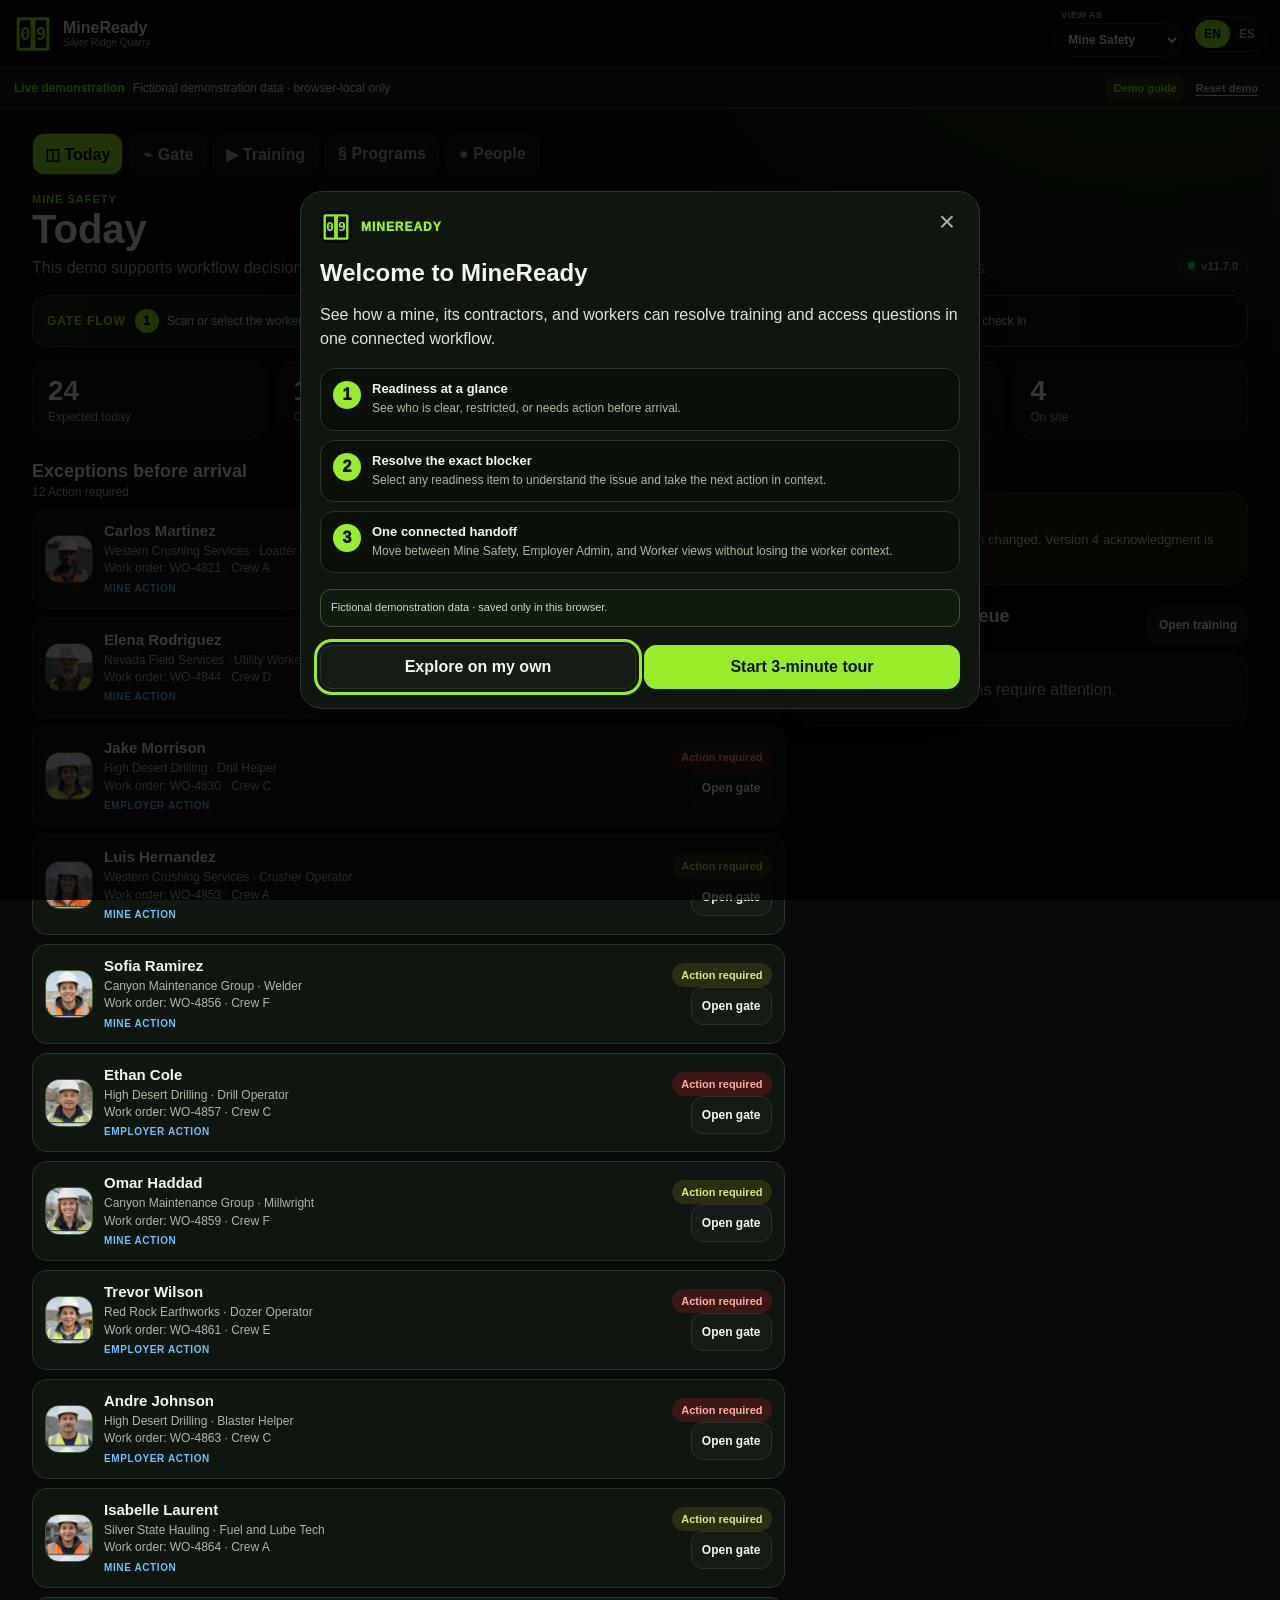
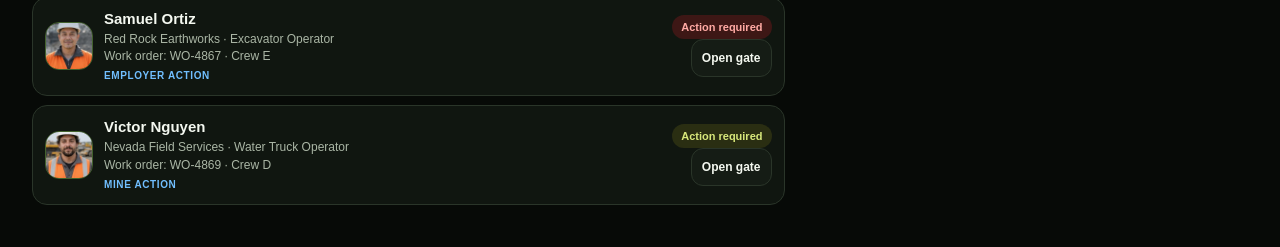
<file: index.html>
<!doctype html>
<html lang="en" data-app-version="11.7.0">
<head>
  <meta charset="utf-8">
  <meta name="viewport" content="width=device-width,initial-scale=1,viewport-fit=cover">
  <meta name="theme-color" content="#070a07">
  <meta name="color-scheme" content="dark">
  <meta name="robots" content="noindex,nofollow,noarchive">
  <meta name="referrer" content="no-referrer">
  <meta http-equiv="Cache-Control" content="no-cache, no-store, must-revalidate">
  <meta http-equiv="Pragma" content="no-cache">
  <meta http-equiv="Expires" content="0">
  <meta http-equiv="Content-Security-Policy" content="default-src 'self'; script-src 'self'; style-src 'self' 'unsafe-inline'; img-src 'self' data: blob:; font-src 'self'; connect-src 'self'; media-src 'self' blob:; worker-src 'self' blob:; object-src 'none'; base-uri 'self'; form-action 'none'; frame-src 'none'; manifest-src 'self'">
  <meta name="description" content="MineReady mobile Part 46 training ledger, selectable training, workforce readiness, QR scanning, and gate verification demonstration">
  <title>Zeroday MineReady</title>
  <link rel="icon" href="./assets/icon.svg?v=11.7.0" type="image/svg+xml">
  <link rel="manifest" href="./manifest.webmanifest?v=11.7.0">
  <link rel="stylesheet" href="./mineready-v111.css?v=11.7.0">
  <link rel="stylesheet" href="./mineready-v112.css?v=11.7.0">
</head>
<body>
  <div id="app">
    <main class="boot" role="status" aria-live="polite">
      <div>
        <img src="./assets/icon.svg?v=11.7.0" alt="Zeroday">
        <h1>Zeroday MineReady</h1>
        <p>Opening the Part 46 mine-safety workspace…</p>
        <a href="?reset=1">Reset local demo data</a>
        <noscript><p>JavaScript is required for this interactive demonstration.</p></noscript>
      </div>
    </main>
  </div>
  <div id="modal" class="modal" role="dialog" aria-modal="true" aria-labelledby="modalTitle" hidden><div class="modal-card"><button class="close" data-action="modal-close" aria-label="Close">×</button><div id="modalBody"></div></div></div>
  <div id="toast" class="toast" role="status" aria-live="polite"></div>
  <script src="./mineready-boot.js?v=11.7.0"></script>
  <script src="./vendor/mr-pass-code.js?v=2.0.4" data-optional></script>
  <script src="./mineready-v111.js?v=11.7.0"></script>
  <script src="./vendor/mr-gate-reader.min.js?v=1.4.2" data-optional></script>
  <script src="./mineready-v112.js?v=11.7.0" data-optional></script>
</body>
</html>
</file>
<file: mineready-v111.css>
:root{--bg:#070a07;--panel:#0f150f;--panel2:#151d15;--line:#2a3529;--text:#f4f8f0;--muted:#aab6a5;--lime:#97ed2c;--green:#41d989;--amber:#ffc35b;--red:#ff7068;--blue:#71bfff;--purple:#c7a9ff;--shadow:0 18px 48px rgba(0,0,0,.36);--r:18px;color-scheme:dark;font-family:-apple-system,BlinkMacSystemFont,"Segoe UI",Roboto,Arial,sans-serif}*{box-sizing:border-box}html,body{margin:0;min-height:100%;background:radial-gradient(circle at 90% -10%,#1d3b12 0,transparent 30%),var(--bg);color:var(--text)}body{overflow-x:hidden}button,input,select,textarea{font:inherit}button{cursor:pointer}button:disabled{cursor:not-allowed;opacity:.5}a{color:inherit}.app{min-height:100vh}.topbar{position:sticky;top:0;z-index:30;display:flex;align-items:center;gap:10px;padding:10px max(12px,env(safe-area-inset-left)) 10px max(12px,env(safe-area-inset-right));background:rgba(7,10,7,.94);border-bottom:1px solid var(--line);backdrop-filter:blur(16px)}.brand{display:flex;align-items:center;gap:9px;min-width:0}.brand img{width:42px;height:42px;object-fit:contain;border-radius:11px;background:#050705}.brand strong{display:block;font-size:16px}.brand small{display:block;color:var(--muted);font-size:10px;white-space:nowrap}.spacer{flex:1}.lang{display:flex;border:1px solid var(--line);border-radius:999px;padding:3px;background:#0a0f0a}.lang button{border:0;background:transparent;color:var(--muted);border-radius:999px;padding:7px 9px;font-weight:850;font-size:12px}.lang button.active{background:var(--lime);color:#071006}.workspace{max-width:128px;border:1px solid var(--line);border-radius:999px;background:#0a0f0a;color:var(--text);padding:8px 28px 8px 10px;font-size:12px;font-weight:800}.noticebar{display:flex;align-items:center;gap:8px;padding:8px 14px;background:#141c10;border-bottom:1px solid #345021;color:#dcebd3;font-size:12px}.noticebar strong{color:var(--lime)}.shell{max-width:1440px;margin:0 auto;padding:16px 13px 94px}.desktop-nav{display:none}.hero{display:flex;align-items:flex-end;justify-content:space-between;gap:12px;margin:6px 0 16px}.hero h1{margin:4px 0 5px;font-size:clamp(25px,7vw,40px);line-height:1.04}.hero p{margin:0;color:var(--muted);line-height:1.45}.eyebrow{font-size:11px;letter-spacing:.09em;text-transform:uppercase;color:var(--lime);font-weight:900}.demo-pill,.pill{display:inline-flex;align-items:center;gap:6px;padding:6px 9px;border-radius:999px;font-size:11px;font-weight:900;border:1px solid var(--line);white-space:nowrap}.demo-pill{color:var(--muted)}.demo-pill:before{content:"";width:7px;height:7px;border-radius:50%;background:var(--green);box-shadow:0 0 10px var(--green)}.grid{display:grid;gap:12px}.stats{grid-template-columns:repeat(2,minmax(0,1fr))}.two,.three{grid-template-columns:1fr}.card{background:linear-gradient(180deg,#121912,#0d120d);border:1px solid var(--line);border-radius:var(--r);padding:15px;box-shadow:0 1px 0 rgba(255,255,255,.035) inset}.card.soft{background:#0c110c}.stat strong{font-size:28px;line-height:1}.stat span{display:block;color:var(--muted);font-size:12px;margin-top:5px}.section-head{display:flex;align-items:center;justify-content:space-between;gap:10px;margin:21px 0 10px}.section-head h2{margin:0;font-size:18px}.section-head p{margin:3px 0 0;color:var(--muted);font-size:12px}.btn{min-height:44px;border:1px solid var(--line);border-radius:12px;background:#151c15;color:var(--text);padding:10px 13px;font-weight:850}.btn:hover{border-color:#637360}.btn.primary{background:var(--lime);border-color:var(--lime);color:#071006}.btn.danger{background:#351615;border-color:#7a302c;color:#ffc0bb}.btn.ghost{background:transparent}.btn.small{min-height:38px;padding:8px 10px;font-size:12px}.actions{display:flex;gap:8px;flex-wrap:wrap}.actions .btn{flex:1;min-width:120px}.status{display:inline-flex;align-items:center;gap:6px;border-radius:999px;padding:6px 9px;font-size:11px;font-weight:900}.status.clear{background:#123822;color:#7cebad}.status.restricted{background:#3d2b0c;color:#ffd47e}.status.pending{background:#2a2e12;color:#d8e87b}.status.blocked{background:#3d1715;color:#ffaaa4}.status.hold{background:#2c203a;color:#d5bdff}.status.certified{background:#123822;color:#7cebad}.status.awaiting_review{background:#3d2b0c;color:#ffd47e}.status.assigned,.status.in_progress{background:#172d3b;color:#9fd7ff}.status.rejected{background:#3d1715;color:#ffaaa4}.worker-list,.record-list,.assignment-list{display:grid;gap:9px}.worker-row{display:grid;grid-template-columns:auto minmax(0,1fr) auto;gap:11px;align-items:center;padding:12px;border:1px solid var(--line);background:#101610;border-radius:15px}.avatar{width:48px;height:48px;border-radius:14px;display:grid;place-items:center;background:linear-gradient(145deg,#273a1f,#132011);color:var(--lime);font-weight:950;letter-spacing:.02em;border:1px solid #42612d}.worker-row h3,.assignment-card h3,.program-card h3{margin:0 0 4px;font-size:15px}.meta{color:var(--muted);font-size:12px;line-height:1.45}.row-actions{text-align:right}.owner{display:inline-block;margin-top:5px;color:var(--blue);font-size:10px;font-weight:850;text-transform:uppercase;letter-spacing:.06em}.callout{border-left:4px solid var(--amber);background:#20190c}.callout.green{border-color:var(--green);background:#0d2115}.callout.red{border-color:var(--red);background:#241110}.callout h3{margin:0 0 5px;font-size:15px}.callout p{margin:0;color:#d8d0b4;font-size:13px;line-height:1.5}.progress{height:9px;border-radius:999px;background:#253025;overflow:hidden}.progress>i{display:block;height:100%;background:linear-gradient(90deg,var(--lime),var(--green));border-radius:inherit}.progress-line{display:flex;justify-content:space-between;gap:10px;margin:7px 0 6px;font-size:12px}.progress-line strong{color:var(--lime)}.category-grid{display:grid;gap:9px}.category{padding:12px;border:1px solid var(--line);border-radius:14px;background:#0b100b}.category .icon{font-size:20px}.category h3{margin:6px 0 4px;font-size:14px}.category p{margin:0;color:var(--muted);font-size:12px;line-height:1.45}.program-card{position:relative;overflow:hidden}.program-tag{font-size:11px;color:var(--lime);font-weight:950}.milestones{display:grid;gap:8px;margin-top:12px}.milestone{display:flex;justify-content:space-between;gap:10px;padding:9px;border-radius:11px;background:#0a0f0a;border:1px solid var(--line);font-size:12px}.milestone span{color:var(--muted)}.milestone strong{text-align:right}.restriction{margin-top:10px;padding:9px;border-radius:11px;background:#30240c;color:#ffd47e;font-size:12px}.tabs{display:flex;gap:7px;overflow-x:auto;margin:0 -13px 13px;padding:0 13px;scrollbar-width:none}.tabs button{white-space:nowrap;border:1px solid var(--line);background:#0e140e;color:var(--muted);border-radius:999px;padding:9px 12px;font-weight:850}.tabs button.active{background:var(--lime);border-color:var(--lime);color:#071006}.field{display:grid;gap:6px;color:var(--muted);font-size:12px;font-weight:800}.input,.select,.textarea{width:100%;border:1px solid var(--line);border-radius:12px;background:#0a0f0a;color:var(--text);padding:12px}.textarea{min-height:86px;resize:vertical}.form-grid{display:grid;gap:11px}.check-grid{display:grid;gap:8px}.check{display:flex;align-items:flex-start;gap:9px;padding:10px;border:1px solid var(--line);border-radius:12px;background:#0a0f0a;font-size:13px}.check b{display:grid;place-items:center;width:23px;height:23px;flex:0 0 23px;border-radius:50%;background:#153622;color:var(--green)}.check.bad b{background:#401815;color:var(--red)}.check.warn b{background:#3a2a0d;color:var(--amber)}.gate-main{text-align:center}.gate-main .avatar{width:86px;height:86px;border-radius:24px;margin:0 auto;font-size:24px}.gate-main h2{margin:10px 0 4px}.gate-result{font-size:23px;font-weight:950;margin:13px 0 4px}.gate-result.clear{color:var(--green)}.gate-result.restricted{color:var(--amber)}.gate-result.pending{color:#d8e87b}.gate-result.blocked{color:var(--red)}.gate-result.hold{color:var(--purple)}.assignment-card{display:grid;gap:8px}.assignment-top{display:flex;justify-content:space-between;align-items:flex-start;gap:8px}.assignment-card .details{display:grid;grid-template-columns:1fr 1fr;gap:6px;font-size:12px}.assignment-card .details span{color:var(--muted)}.ledger-table{width:100%;border-collapse:collapse}.ledger-table th,.ledger-table td{padding:10px 8px;border-bottom:1px solid var(--line);text-align:left;font-size:12px}.ledger-table th{color:var(--muted);font-size:10px;text-transform:uppercase;letter-spacing:.05em}.ledger-table td:last-child,.ledger-table th:last-child{text-align:right}.record-mobile{display:grid;gap:8px}.record{padding:11px;border:1px solid var(--line);border-radius:13px;background:#0a0f0a}.record strong{display:block;font-size:13px}.record small{display:block;color:var(--muted);margin-top:4px;line-height:1.45}.qr-card{text-align:center;max-width:460px;margin:auto;background:radial-gradient(circle at 50% 0,#294916 0,transparent 45%),#0c120c}.qr-card .avatar{width:92px;height:92px;border-radius:50%;margin:0 auto;font-size:26px;border:3px solid var(--lime)}.qr-image{display:block;width:min(255px,76vw);height:auto;margin:15px auto;padding:9px;border-radius:14px;background:#fff}.fake-qr{display:grid;grid-template-columns:repeat(15,1fr);gap:2px;width:min(240px,72vw);aspect-ratio:1;margin:15px auto;padding:10px;border-radius:14px;background:#fff}.fake-qr i{background:transparent}.fake-qr i.on{background:#070a07}.modal{position:fixed;z-index:80;inset:0;display:grid;place-items:end center;padding:13px;background:rgba(0,0,0,.78)}.modal[hidden]{display:none}.modal-card{position:relative;width:min(680px,100%);max-height:92vh;overflow:auto;border:1px solid var(--line);border-radius:22px;background:#101610;padding:19px;box-shadow:var(--shadow)}.modal-card h2{margin:0 35px 14px 0}.close{position:absolute;right:10px;top:8px;border:0;background:transparent;color:var(--muted);font-size:28px}.worker-checks{display:grid;gap:7px;max-height:220px;overflow:auto}.worker-check{display:flex;align-items:center;gap:9px;padding:9px;border:1px solid var(--line);border-radius:11px;background:#0a0f0a}.worker-check input{width:19px;height:19px}.quiz-option{display:flex;gap:9px;align-items:flex-start;padding:11px;border:1px solid var(--line);border-radius:12px;background:#0a0f0a;margin:8px 0}.quiz-option input{margin-top:2px}.course-shell{max-width:760px;margin:auto}.course-shell h2{font-size:25px}.course-shell p,.course-shell li{color:#d6ded2;line-height:1.6}.course-step{font-size:11px;color:var(--lime);font-weight:900;text-transform:uppercase;letter-spacing:.07em}.toast{position:fixed;z-index:120;left:50%;bottom:88px;transform:translate(-50%,20px);opacity:0;pointer-events:none;background:#f2f8ed;color:#0b1209;border-radius:12px;padding:11px 14px;font-weight:850;transition:.2s;max-width:90vw;text-align:center}.toast.show{opacity:1;transform:translate(-50%,0)}.bottom-nav{position:fixed;z-index:40;left:0;right:0;bottom:0;display:grid;grid-template-columns:repeat(5,1fr);padding:6px 5px calc(6px + env(safe-area-inset-bottom));background:rgba(8,12,8,.96);border-top:1px solid var(--line);backdrop-filter:blur(16px)}.bottom-nav button{border:0;background:transparent;color:var(--muted);padding:7px 2px;font-size:10px;font-weight:850}.bottom-nav button.active{color:var(--lime)}.bottom-nav b{display:block;font-size:18px;margin-bottom:2px}.empty{text-align:center;color:var(--muted);padding:26px}.warning{padding:9px 10px;border:1px solid #5a4218;background:#21190b;border-radius:11px;color:#e9d2a0;font-size:12px;line-height:1.45}.boot{min-height:100vh;display:grid;place-items:center;padding:20px;text-align:center}.boot img{width:72px;height:72px}.boot a{display:inline-block;margin-top:14px;padding:11px 15px;background:var(--lime);color:#071006;border-radius:12px;font-weight:900;text-decoration:none}.desktop-only{display:none}:focus-visible{outline:3px solid var(--lime);outline-offset:3px}@media(max-width:390px){.brand small{display:none}.workspace{max-width:108px}.lang button{padding:7px}.shell{padding-left:10px;padding-right:10px}.worker-row{grid-template-columns:auto minmax(0,1fr)}.worker-row .row-actions{grid-column:1/-1;text-align:left}.row-actions .btn{width:100%}}@media(min-width:760px){.shell{padding:24px 26px 42px}.bottom-nav{display:none}.desktop-nav{display:flex;gap:7px;overflow:auto;margin-bottom:18px}.desktop-nav button{white-space:nowrap;min-height:42px;border:1px solid var(--line);border-radius:12px;background:#0e140e;color:var(--muted);padding:9px 12px;font-weight:850}.desktop-nav button.active{background:var(--lime);color:#071006}.stats{grid-template-columns:repeat(4,minmax(0,1fr))}.two{grid-template-columns:minmax(0,1.25fr) minmax(300px,.75fr)}.three{grid-template-columns:repeat(3,minmax(0,1fr))}.category-grid{grid-template-columns:repeat(3,minmax(0,1fr))}.form-grid.two-col{grid-template-columns:1fr 1fr}.modal{place-items:center}.desktop-only{display:block}.record-mobile{display:none}}@media(min-width:1080px){.shell{padding-left:32px;padding-right:32px}.programs-grid{grid-template-columns:repeat(3,minmax(0,1fr))}}@media(prefers-reduced-motion:reduce){*,*:before,*:after{animation:none!important;transition:none!important;scroll-behavior:auto!important}}@media print{.topbar,.noticebar,.desktop-nav,.bottom-nav,.btn,.demo-pill{display:none!important}.shell{padding:0}.card{box-shadow:none}.qr-card{max-width:100%}}

/* 11.3 usability and accessibility refinements */
.workspace-picker{display:grid;gap:3px;color:var(--muted);font-size:9px;font-weight:850;text-transform:uppercase;letter-spacing:.05em}.workspace-picker span{padding-left:8px}.noticebar span{min-width:0}.notice-reset{margin-left:auto;flex:0 0 auto;border:0;background:transparent;color:#c8d7bf;padding:5px 7px;border-radius:8px;font-size:11px;font-weight:800;text-decoration:underline;text-underline-offset:3px}.notice-reset:hover{color:#fff;background:#ffffff0a}.role-guide{display:grid;gap:9px;margin:0 0 14px;padding:13px 14px;border:1px solid #385124;border-radius:15px;background:linear-gradient(90deg,#15200f,#0e150c)}.role-guide>strong{color:var(--lime);font-size:12px;text-transform:uppercase;letter-spacing:.07em}.role-guide ol{display:grid;grid-template-columns:1fr;gap:8px;margin:0;padding:0;list-style:none;counter-reset:guide}.role-guide li{display:flex;align-items:center;gap:8px;color:#dbe5d6;font-size:12px;line-height:1.35;counter-increment:guide}.role-guide li:before{content:counter(guide);display:grid;place-items:center;flex:0 0 24px;width:24px;height:24px;border-radius:50%;background:var(--lime);color:#071006;font-weight:950}.stats .stat:last-child:nth-child(odd){grid-column:1/-1}.qr-generated{width:min(255px,76vw);margin:15px auto;padding:9px;border-radius:14px;background:#fff}.qr-generated svg{display:block;width:100%;height:auto}.qr-unavailable{margin:15px auto;padding:16px;border:1px dashed var(--amber);border-radius:13px;color:#f2d59b;background:#21190b}.translation-help{margin:0;color:var(--muted);font-size:11px;line-height:1.45}.modal-card{overscroll-behavior:contain}.close{width:44px;height:44px;border-radius:50%}.close:hover{background:#ffffff0a;color:var(--text)}
@media(max-width:520px){.noticebar{align-items:flex-start;flex-wrap:wrap}.noticebar span{flex:1 1 65%}.notice-reset{margin-left:0}.workspace-picker span{display:none}.topbar{gap:7px}.brand img{width:38px;height:38px}.workspace{max-width:112px}.lang button{padding:7px 8px}}
@media(min-width:620px){.role-guide{grid-template-columns:auto 1fr;align-items:center}.role-guide ol{grid-template-columns:repeat(3,minmax(0,1fr))}}
@media(min-width:760px){.stats{grid-template-columns:repeat(5,minmax(0,1fr))}.stats .stat:last-child:nth-child(odd){grid-column:auto}}
.readiness-check{width:100%;color:var(--text);text-align:left;cursor:pointer;transition:border-color .15s,background .15s,transform .15s}.readiness-check:hover,.readiness-check:focus-visible{border-color:#678255;background:#111a0f;transform:translateY(-1px)}.readiness-check>span{display:grid;gap:3px;min-width:0;flex:1}.readiness-check strong{font-size:13px;line-height:1.3}.readiness-check small{color:var(--muted);font-size:11px;line-height:1.35}.readiness-check>i{align-self:center;color:var(--lime);font-size:24px;font-style:normal;line-height:1}.readiness-check.bad>i{color:var(--red)}.readiness-check.warn>i{color:var(--amber)}.readiness-detail{margin:16px 0;color:#dce5d8;font-size:15px;line-height:1.55}.readiness-owner{display:flex;align-items:center;justify-content:space-between;gap:16px;margin:0 0 14px;padding:12px;border:1px solid var(--line);border-radius:12px;background:#0a0f0a}.readiness-owner span{color:var(--muted);font-size:12px}.readiness-owner strong{text-align:right;color:var(--blue);font-size:13px}.readiness-modal .status{margin-bottom:2px}
.avatar.has-photo{overflow:hidden;background:#101610;color:transparent}.avatar.has-photo img{display:block;width:100%;height:100%;object-fit:cover}.worker-row[hidden]{display:none}.roster-tools{display:grid;gap:10px;padding:13px;border:1px solid var(--line);border-radius:16px;background:#0d130d}.roster-search{min-width:0}.roster-tools .actions{align-items:end}.gate-search-results{display:grid;gap:6px;margin-top:8px;padding:8px;border:1px solid #405334;border-radius:13px;background:#0a0f0a}.gate-search-results[hidden]{display:none}.gate-search-result{display:grid;gap:3px;width:100%;padding:10px 11px;border:1px solid transparent;border-radius:10px;background:#111811;color:var(--text);text-align:left}.gate-search-result:hover,.gate-search-result:focus-visible{border-color:var(--lime);background:#162011}.gate-search-result strong{font-size:13px}.gate-search-result small{color:var(--muted);font-size:11px;line-height:1.35}.empty.compact{padding:12px;font-size:12px}.gate-main .avatar.has-photo{border-color:#658f40;box-shadow:0 0 0 4px #17220f}
@media(min-width:760px){.roster-tools{grid-template-columns:minmax(280px,1fr) auto;align-items:end}.roster-tools .actions{justify-content:flex-end}}

/* 11.6 first-visit welcome and guided product tour */
.notice-actions{display:flex;align-items:center;gap:3px;margin-left:auto;flex:0 0 auto}.notice-guide,.notice-reset{border:0;border-radius:8px;padding:6px 8px;font-size:11px;font-weight:850}.notice-guide{background:#263816;color:var(--lime);text-decoration:none}.notice-guide:hover{background:#31491c;color:#fff}.notice-actions .notice-reset{margin-left:0}.welcome-modal,.tour-modal{display:grid;gap:16px}.welcome-modal h2,.tour-modal h2{margin-bottom:0}.welcome-mark{display:flex;align-items:center;gap:9px;color:var(--lime);font-size:12px;font-weight:950;letter-spacing:.08em;text-transform:uppercase}.welcome-mark img{width:32px;height:32px;border-radius:9px;background:#070a07}.welcome-lead{margin:0;color:#dce5d8;font-size:16px;line-height:1.55}.welcome-points{display:grid;gap:9px}.welcome-point{display:flex;gap:11px;padding:12px;border:1px solid var(--line);border-radius:14px;background:#0b100b}.welcome-point>span{display:grid;place-items:center;flex:0 0 28px;width:28px;height:28px;border-radius:50%;background:var(--lime);color:#071006;font-weight:950}.welcome-point strong{display:block;font-size:13px}.welcome-point p{margin:4px 0 0;color:var(--muted);font-size:12px;line-height:1.45}.welcome-note{margin:0;padding:10px;border:1px solid #405334;border-radius:11px;background:#121b0f;color:#cddac7;font-size:11px;line-height:1.45}.welcome-actions{margin-top:2px}.tour-progress{display:flex;align-items:center;justify-content:space-between;gap:12px;color:var(--lime);font-size:11px;font-weight:900;text-transform:uppercase;letter-spacing:.07em}.tour-progress>div{display:flex;gap:5px}.tour-progress i{display:block;width:20px;height:5px;border-radius:999px;background:#33402f}.tour-progress i.active{background:var(--lime)}.tour-screen{display:flex;align-items:center;justify-content:space-between;gap:10px;padding:12px 13px;border:1px solid #466332;border-radius:13px;background:linear-gradient(90deg,#17240f,#0d140c);font-size:12px}.tour-screen strong{color:var(--lime)}.tour-screen span{color:#dce5d8;text-align:right}
@media(max-width:520px){.notice-actions{width:100%;justify-content:flex-end}.welcome-actions{display:grid;grid-template-columns:1fr}.welcome-actions .btn{width:100%}.welcome-lead{font-size:14px}.modal-card{padding:17px}.tour-screen{align-items:flex-start;flex-direction:column}.tour-screen span{text-align:left}}
</file>
<file: mineready-v112.css>
/* MineReady 11.2 interaction fixes: selectable training catalog and mobile QR scanner */
.mr-training-library{margin:0 0 24px}.mr-course-grid{display:grid;grid-template-columns:1fr;gap:12px}.mr-course-card{width:100%;min-height:132px;padding:16px;border:1px solid var(--line);border-radius:16px;background:linear-gradient(180deg,#121812,#0c110c);color:var(--text);text-align:left;display:grid;gap:8px;box-shadow:0 1px 0 #ffffff08 inset;transition:border-color .15s,transform .15s}.mr-course-card:hover,.mr-course-card:focus-visible{border-color:var(--lime);transform:translateY(-1px)}.mr-course-card strong{font-size:15px;line-height:1.35}.mr-course-card small{color:var(--muted);line-height:1.4}.mr-course-card>span:last-child{color:var(--lime);font-size:12px;font-weight:900}.mr-course-program{display:inline-flex;width:max-content;padding:5px 8px;border-radius:999px;background:#1d2b13;color:var(--lime);font-size:11px;font-weight:950;letter-spacing:.04em}.mr-template-picker{grid-column:1/-1;border:1px solid #395125;border-radius:16px;background:#10170d;padding:14px;margin-bottom:2px}.mr-template-picker .field{margin:0}.mr-template-tools{display:flex;align-items:center;gap:8px;flex-wrap:wrap;margin-top:10px}.mr-template-tools .meta{margin-left:auto}.mr-gate-tools{display:flex;align-items:center;gap:10px;flex-wrap:wrap;margin:12px 0 0}.mr-scanner{position:fixed;inset:0;z-index:1000;display:flex;align-items:flex-end;justify-content:center;padding:0;background:rgba(0,0,0,.84);backdrop-filter:blur(8px)}.mr-scanner-card{width:100%;max-height:100dvh;overflow:auto;padding:18px 16px calc(18px + env(safe-area-inset-bottom));border:1px solid var(--line);border-radius:24px 24px 0 0;background:#0d120d;color:var(--text);box-shadow:0 -24px 70px rgba(0,0,0,.6)}.mr-scanner-head{display:flex;align-items:flex-start;justify-content:space-between;gap:16px;margin-bottom:14px}.mr-scanner-head h2{margin:0 0 4px;font-size:22px}.mr-scanner-head p{margin:0;color:var(--muted);font-size:13px;line-height:1.45}.mr-icon-button{flex:0 0 auto;width:44px;height:44px;border:1px solid var(--line);border-radius:50%;background:#151b15;color:var(--text);font-size:28px;line-height:1}.mr-video-wrap{position:relative;width:100%;overflow:hidden;border:1px solid var(--line);border-radius:18px;background:#000;aspect-ratio:3/4}.mr-video-wrap video{display:block;width:100%;height:100%;object-fit:cover;background:#000}.mr-scan-frame{position:absolute;left:50%;top:50%;width:min(72vw,290px);height:min(72vw,290px);transform:translate(-50%,-50%);border:3px solid var(--lime);border-radius:20px;box-shadow:0 0 0 999px rgba(0,0,0,.28),0 0 26px rgba(145,237,39,.25);pointer-events:none}.mr-scan-frame:before,.mr-scan-frame:after{content:"";position:absolute;width:38px;height:38px;border-color:#fff}.mr-scan-frame:before{left:-4px;top:-4px;border-left:5px solid;border-top:5px solid;border-radius:14px 0 0}.mr-scan-frame:after{right:-4px;bottom:-4px;border-right:5px solid;border-bottom:5px solid;border-radius:0 0 14px}.mr-scanner-status{margin:12px 0;padding:10px 12px;border-radius:12px;background:#142117;color:#bff38c;font-size:13px;font-weight:750;line-height:1.45}.mr-scanner-status.error{background:#321916;color:#ffb2ac}.mr-scanner-actions{display:grid;grid-template-columns:1fr 1fr;gap:9px}.mr-scanner-actions .btn{width:100%;display:flex;align-items:center;justify-content:center;text-align:center}.mr-photo-button{position:relative;cursor:pointer}.mr-scanner-fallback{display:grid;gap:4px;margin-top:12px;padding:12px;border:1px dashed var(--line);border-radius:13px;color:var(--muted);font-size:12px;line-height:1.45}.mr-scanner-fallback strong{color:var(--text)}
@media(min-width:520px){.mr-course-grid{grid-template-columns:repeat(2,minmax(0,1fr))}.mr-scanner{align-items:center;padding:18px}.mr-scanner-card{max-width:560px;max-height:calc(100dvh - 36px);border-radius:24px}.mr-video-wrap{aspect-ratio:4/3;max-height:62vh}.mr-scanner-actions{grid-template-columns:repeat(3,1fr)}}
@media(min-width:900px){.mr-course-grid{grid-template-columns:repeat(3,minmax(0,1fr))}.mr-course-card{min-height:145px}}
@media(max-width:380px){.mr-scanner-card{padding-left:12px;padding-right:12px}.mr-scanner-actions{grid-template-columns:1fr}.mr-template-tools .btn{flex:1}.mr-template-tools .meta{width:100%;margin-left:0}.mr-course-card{min-height:116px}}
.mr-assignment-context{grid-column:1/-1;display:grid;gap:4px;padding:12px 13px;border:1px solid #52772d;border-radius:13px;background:#17220f}.mr-assignment-context strong{color:var(--lime);font-size:12px;text-transform:uppercase;letter-spacing:.05em}.mr-assignment-context span{color:#dce7d5;font-size:13px;line-height:1.4}
@media(prefers-reduced-motion:reduce){.mr-course-card{transition:none}}
</file>
